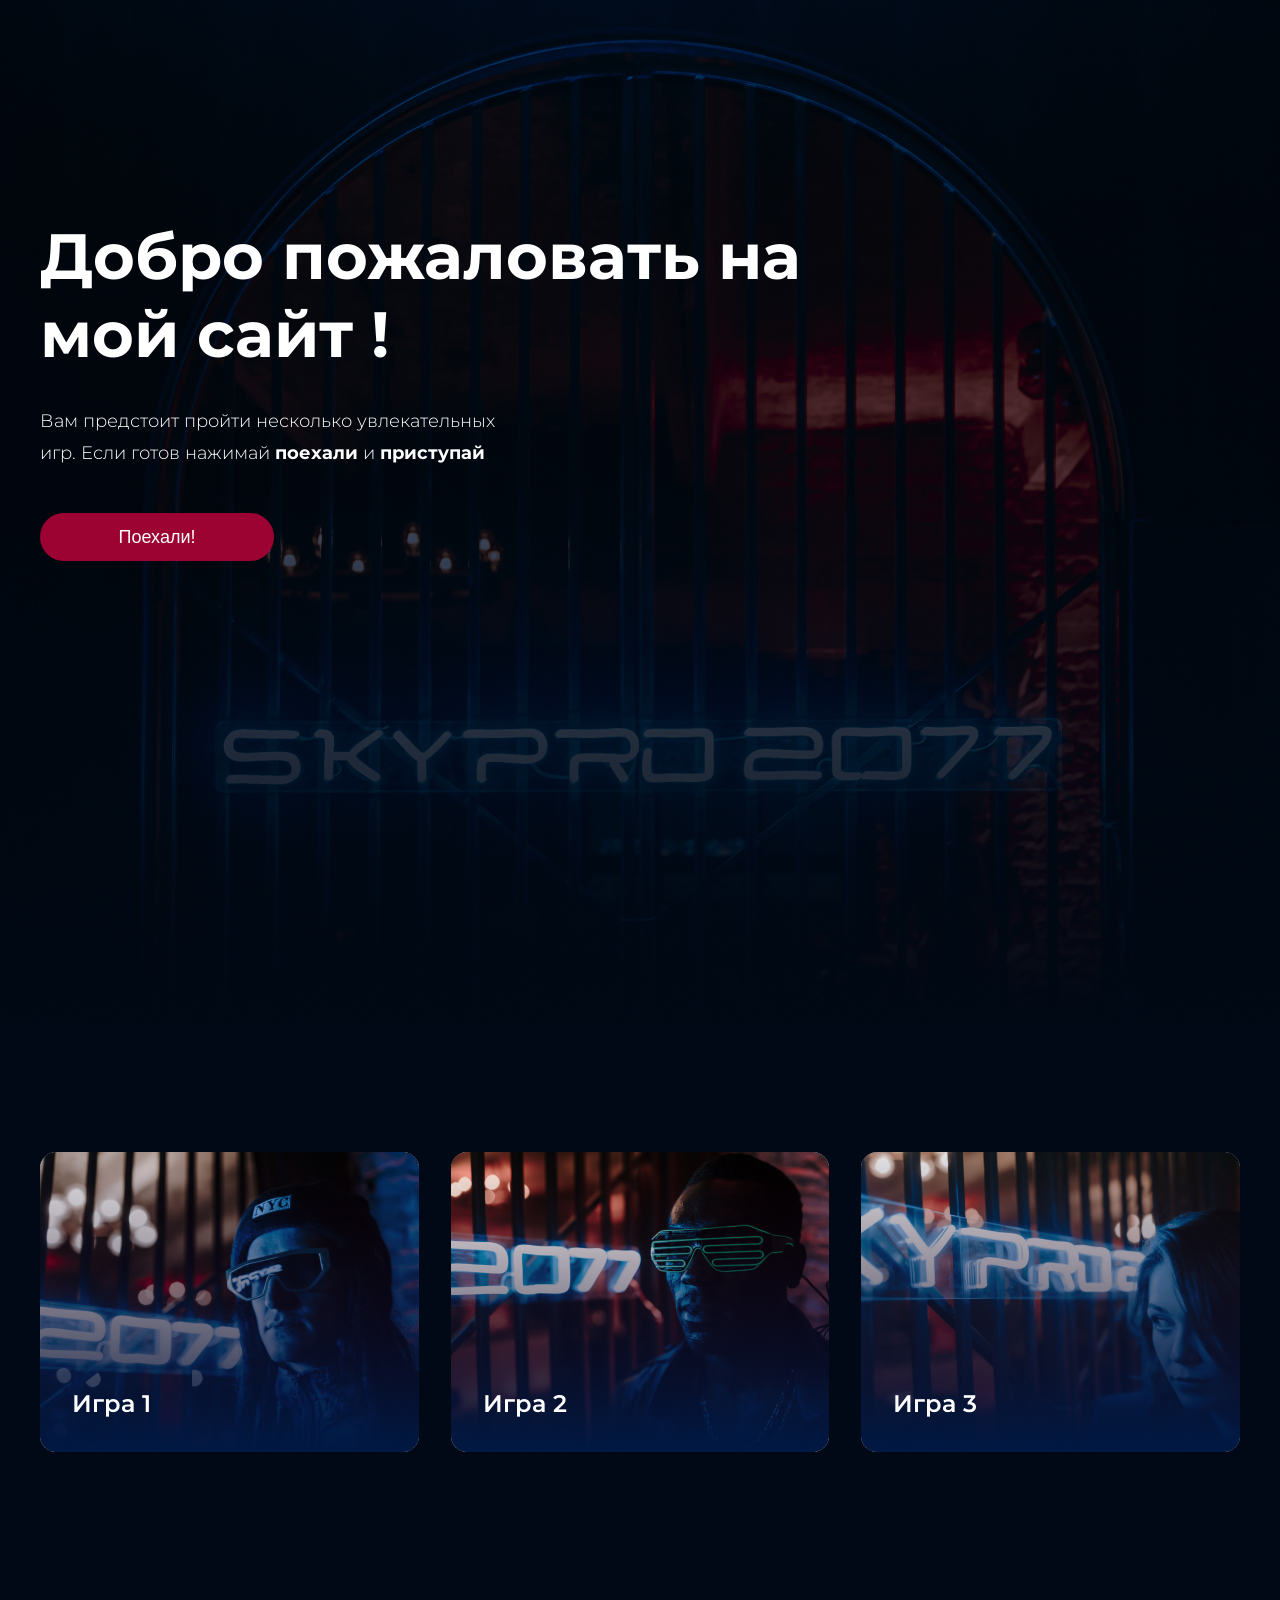
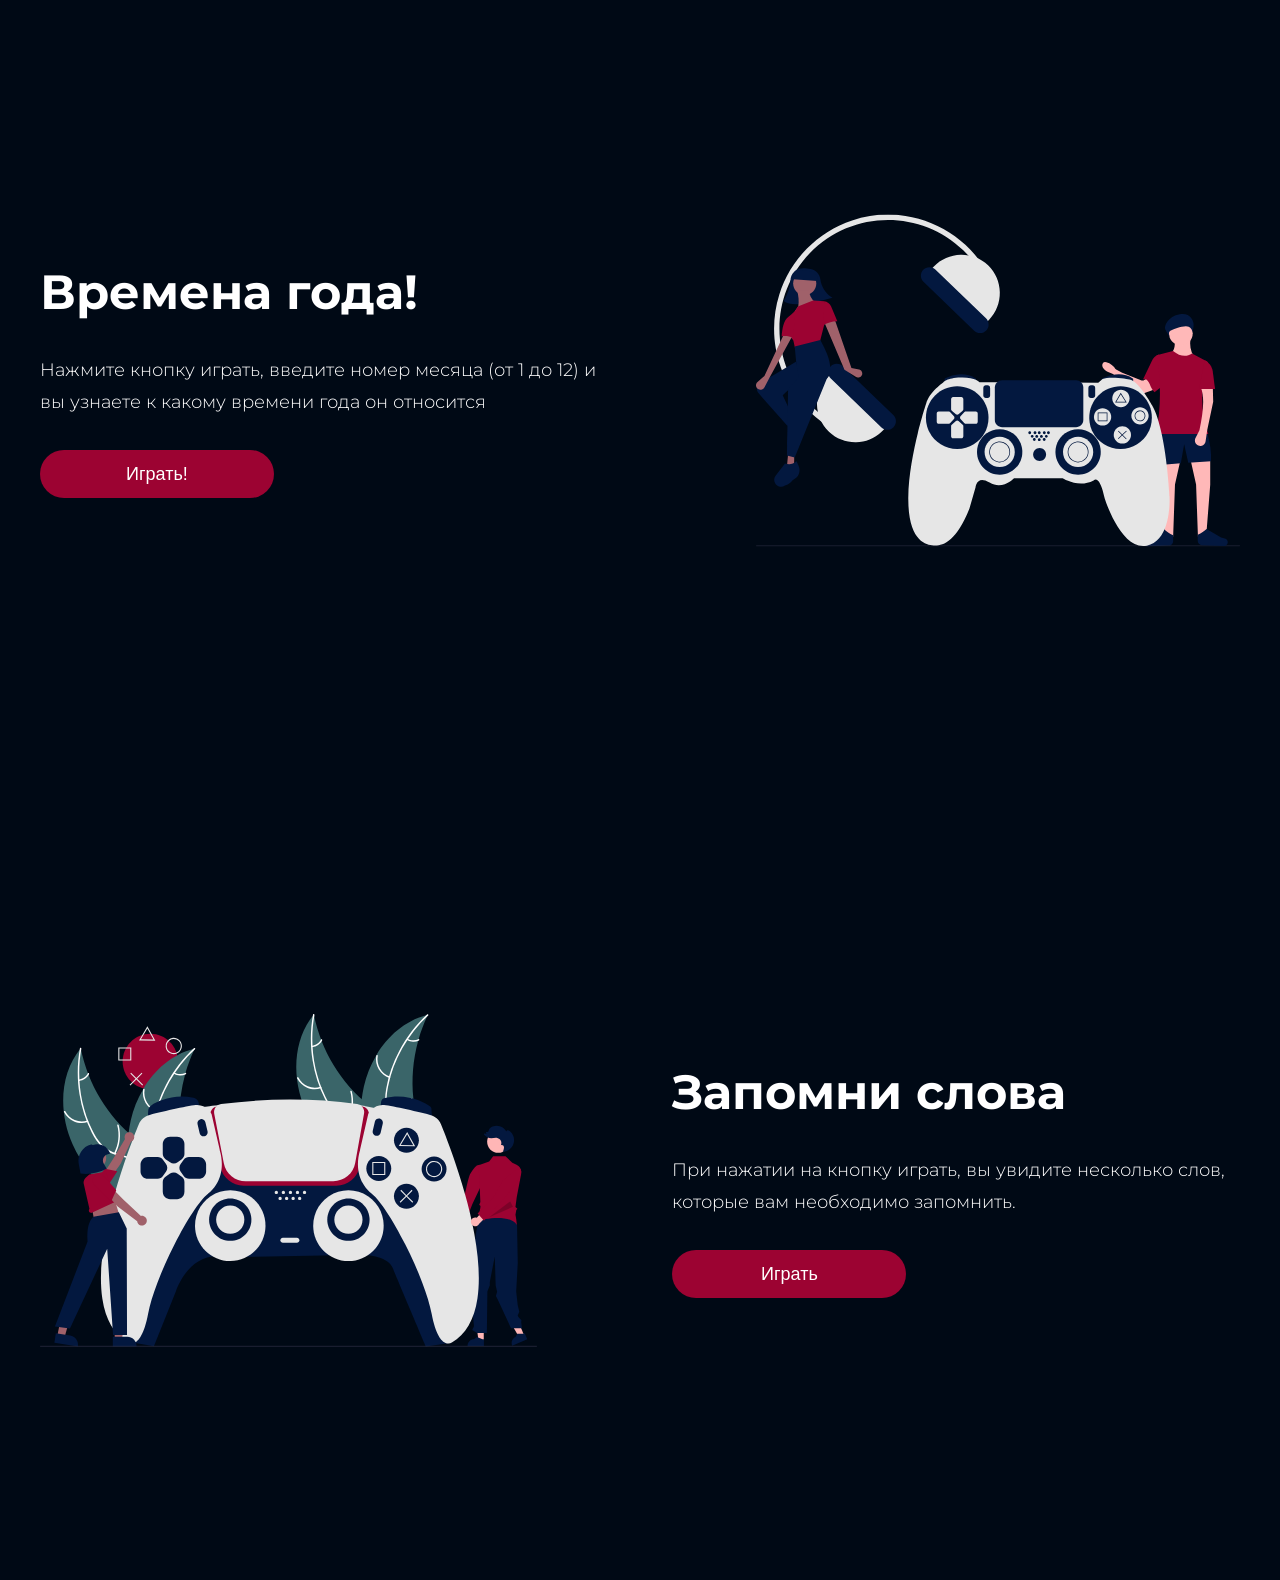
<file: Верстка/index.html>
<!DOCTYPE html>
<html lang="en">
<head>
    <meta charset="UTF-8">
    <meta http-equiv="X-UA-Compatible" content="IE=edge">
    <meta name="viewport" content="width=device-width, initial-scale=1.0">
    <link rel="preconnect" href="https://fonts.googleapis.com">
    <link rel="preconnect" href="https://fonts.gstatic.com" crossorigin>
    <link href="https://fonts.googleapis.com/css2?family=Montserrat:wght@300;400;600;700&display=swap" rel="stylesheet">
    <link rel="stylesheet" href="style.css">
    <title>Document</title>
</head>
<body>
    <header class="header center">
        <h1 class="header__title">Добро пожаловать на мой сайт !</h1>
        <p class="header__text">Вам предстоит пройти несколько увлекательных игр. Если готов нажимай <b>поехали</b> и <b>приступай</b></p>
        <button class="btn header__btn">Поехали!</button>
    </header>
    <div class="games center">
        <div class="games__content item item1"><p class="games__content_text">Игра 1</p></div>
        <div class="games__content item item2"><p class="games__content_text">Игра 2</p></div>
        <div class="games__content item item3"><p class="games__content_text">Игра 3</p></div>
    </div>
    <div class="months center">
        <div class="months__content">
            <h2 class="months__title">Времена года!</h2>
            <p class="months__text">Нажмите кнопку играть, введите номер месяца (от 1 до 12) и вы узнаете к какому времени года он относится</p>
            <button onclick="game();" class="btn">Играть!</button>
        </div>
        <img class="months__img"  src="img/months.svg" alt="">
    </div>
    <div class="words center">
        <div class="words__content">
            <h2 class="words__title">Запомни слова </h2>
            <p class="words__text">При нажатии на кнопку играть, вы увидите несколько слов, которые вам необходимо запомнить.</p>
            <button onclick="words();" class="btn" >Играть</button>
        </div>
        <img class="words__img" src="img/words.svg" alt="">
    </div>
    <script src="script.js"></script>
</body>
</html>
</file>
<file: Верстка/style.css>
* {
  padding: 0;
  margin: 0;
}

.center {
  padding-left: calc(50% - 600px);
  padding-right: calc(50% - 600px);
}

body {
  font-family: "Montserrat", sans-serif;
}

.header {
  background-image: url(img/headerback.jpg);
  background-repeat: no-repeat;
  background-position: center;
  background-size: cover;
  height: 1024px;
}

.header__title {
  padding-top: 217px;
  font-style: normal;
  font-weight: 700;
  font-size: 64px;
  line-height: 78px;
  display: flex;
  align-items: center;
  color: #FFFFFF;
  width: 788px;
}

.header__text {
  padding-top: 32px;
  padding-bottom: 44px;
  font-style: normal;
  font-weight: 300;
  font-size: 18px;
  line-height: 32px;
  color: #FFFFFF;
  width: 480px;
}

.btn {
  background: #9C0332;
  border: none;
  border-radius: 30px;
  width: 234px;
  height: 48px;
  font-style: normal;
  font-weight: 400;
  font-size: 18px;
  line-height: 22px;
  color: #FFFFFF;
  transition: transform 0.3s;
}
.btn:hover {
  transform: scale(1.05);
  box-shadow: 0 0 5px #245880;
}

.games {
  padding-bottom: 128px;
  padding-top: 128px;
  background-color: #000915;
  display: grid;
  grid-template-columns: repeat(12, 1fr);
  gap: 32px;
}

.games__content {
  height: 300px;
  border-radius: 16px;
  transition: transform 0.3s;
}
.games__content:hover {
  transform: scale(1.05);
  box-shadow: 0 0 5px #245880;
}

.item {
  font-style: normal;
  font-weight: 600;
  font-size: 24px;
  line-height: 32px;
  color: #FFFFFF;
  display: flex;
  align-items: flex-end;
}

.item1 {
  background-image: url(img/game1.jpg);
  background-position: center;
  background-repeat: no-repeat;
  background-size: cover;
  grid-column: span 4;
}

.item2 {
  background-image: url(img/game2.jpg);
  background-position: center;
  background-repeat: no-repeat;
  background-size: cover;
  grid-column: span 4;
}

.item3 {
  background-image: url(img/game3.jpg);
  background-position: center;
  background-repeat: no-repeat;
  background-size: cover;
  grid-column: span 4;
}

.games__content_text {
  padding: 32px;
}

.months {
  height: 800px;
  background-color: #000915;
  display: grid;
  grid-template-areas: "con im";
  gap: 135px;
  align-items: center;
}
.months__content {
  grid-area: con;
}
.months__title {
  font-weight: 700;
  font-size: 48px;
  line-height: 59px;
  color: #FFFFFF;
  margin-bottom: 32px;
}
.months__text {
  font-weight: 300;
  font-size: 18px;
  line-height: 32px;
  color: #FFFFFF;
  max-width: 584px;
  margin-bottom: 32px;
}
.months__img {
  height: 333px;
  width: 485;
  grid-area: im;
}

.words {
  height: 800px;
  background-color: #000915;
  display: grid;
  grid-template-areas: "img content";
  align-items: center;
  gap: 135px;
}
.words__content {
  grid-area: content;
}
.words__title {
  font-weight: 700;
  font-size: 48px;
  line-height: 59px;
  color: #FFFFFF;
  margin-bottom: 32px;
}
.words__text {
  font-weight: 300;
  font-size: 18px;
  line-height: 32px;
  color: #FFFFFF;
  max-width: 584px;
  margin-bottom: 32px;
}
.words__img {
  height: 333px;
  width: 485;
  grid-area: img;
}

@media (max-width: 767px) {
  .center {
    padding-left: 16px;
    padding-right: 16px;
  }
  .header {
    display: flex;
    flex-direction: column;
    align-items: center;
    text-align: center;
  }
  .header__title {
    font-weight: 700;
    font-size: 32px;
    line-height: 39px;
    width: 343px;
  }
  .header__text {
    font-weight: 300;
    font-size: 14px;
    line-height: 22px;
    width: 343px;
  }
  .games {
    grid-template-columns: repeat(4, 1fr);
  }
  .months {
    grid-template-areas: "con" "im";
    align-items: center;
    text-align: center;
    height: 100vh;
    gap: 64px;
    padding-bottom: 85px;
  }
  .months__img {
    height: 236px;
    width: 344px;
  }
  .words {
    grid-template-areas: "content" "img";
    text-align: center;
    height: 100vh;
    gap: 64px;
    padding-bottom: 50px;
    padding-top: 51px;
  }
  .words__img {
    height: 236px;
    width: 344px;
  }
}/*# sourceMappingURL=style.css.map */
</file>
